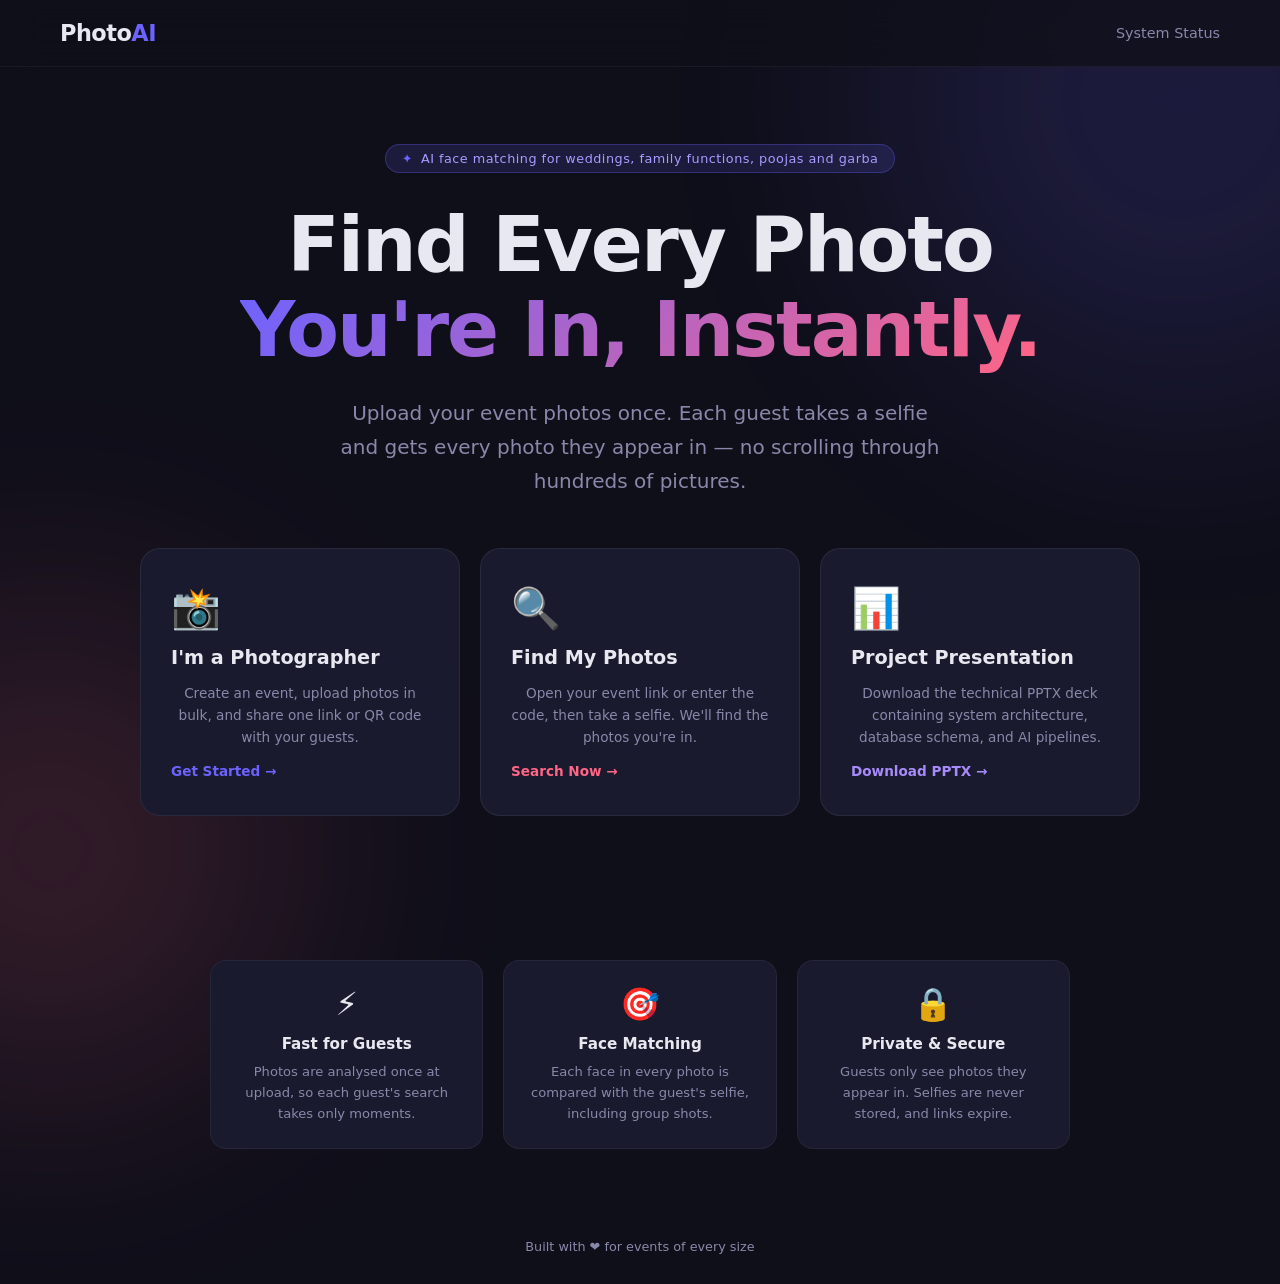
<file: static/index.html>
<!DOCTYPE html>
<html lang="en">

<head>
    <meta charset="UTF-8">
    <meta name="viewport" content="width=device-width, initial-scale=1.0">
    <title>AI Photo Sharing | Find Your Event Photos Instantly</title>
    <style>
        *,
        *::before,
        *::after {
            margin: 0;
            padding: 0;
            box-sizing: border-box;
        }

        :root {
            --primary: #6C63FF;
            --accent: #FF6584;
            --dark: #0F0F1A;
            --card: #1A1A2E;
            --text: #E8E8F0;
            --muted: #8888AA;
        }

        body {
            font-family: 'Inter', sans-serif;
            background: var(--dark);
            color: var(--text);
            min-height: 100vh;
            overflow-x: hidden;
        }

        /* ─── Background Orbs ─── */
        .bg-orb {
            position: fixed;
            border-radius: 50%;
            filter: blur(120px);
            opacity: 0.15;
            pointer-events: none;
            z-index: 0;
        }

        .orb-1 {
            width: 600px;
            height: 600px;
            background: var(--primary);
            top: -200px;
            right: -200px;
        }

        .orb-2 {
            width: 500px;
            height: 500px;
            background: var(--accent);
            bottom: -200px;
            left: -200px;
        }

        /* ─── Nav ─── */
        nav {
            position: fixed;
            top: 0;
            left: 0;
            right: 0;
            z-index: 100;
            padding: 20px 60px;
            display: flex;
            align-items: center;
            justify-content: space-between;
            background: rgba(15, 15, 26, 0.8);
            backdrop-filter: blur(20px);
            border-bottom: 1px solid rgba(255, 255, 255, 0.05);
        }

        .logo {
            font-size: 1.4rem;
            font-weight: 700;
            letter-spacing: -0.5px;
        }

        .logo span {
            color: var(--primary);
        }

        nav a {
            color: var(--muted);
            text-decoration: none;
            font-size: 0.9rem;
            transition: color 0.2s;
        }

        nav a:hover {
            color: var(--text);
        }

        /* ─── Hero ─── */
        .hero {
            position: relative;
            z-index: 1;
            min-height: 100vh;
            display: flex;
            flex-direction: column;
            align-items: center;
            justify-content: center;
            text-align: center;
            padding: 120px 20px 60px;
        }

        .badge {
            display: inline-flex;
            align-items: center;
            gap: 8px;
            background: rgba(108, 99, 255, 0.15);
            border: 1px solid rgba(108, 99, 255, 0.3);
            border-radius: 100px;
            padding: 6px 16px;
            font-size: 0.8rem;
            color: #A89CFF;
            margin-bottom: 30px;
            letter-spacing: 0.5px;
        }

        .badge::before {
            content: '✦';
            color: var(--primary);
        }

        h1 {
            font-size: clamp(2.5rem, 6vw, 5rem);
            font-weight: 900;
            line-height: 1.1;
            letter-spacing: -2px;
            margin-bottom: 24px;
        }

        h1 .gradient {
            background: linear-gradient(135deg, var(--primary), var(--accent));
            -webkit-background-clip: text;
            -webkit-text-fill-color: transparent;
        }

        .subtitle {
            font-size: clamp(1rem, 2vw, 1.25rem);
            color: var(--muted);
            max-width: 600px;
            line-height: 1.7;
            margin-bottom: 50px;
        }

        /* ─── CTA Cards ─── */
        .cta-grid {
            display: grid;
            grid-template-columns: repeat(auto-fit, minmax(280px, 1fr));
            gap: 20px;
            max-width: 1000px;
            width: 100%;
        }

        .cta-card {
            background: var(--card);
            border: 1px solid rgba(255, 255, 255, 0.07);
            border-radius: 20px;
            padding: 36px 30px;
            text-decoration: none;
            color: var(--text);
            transition: transform 0.3s, border-color 0.3s, box-shadow 0.3s;
            display: flex;
            flex-direction: column;
            align-items: flex-start;
            gap: 14px;
            cursor: pointer;
            position: relative;
            overflow: hidden;
        }

        .cta-card::after {
            content: '';
            position: absolute;
            inset: 0;
            background: linear-gradient(135deg, transparent, rgba(108, 99, 255, 0.05));
            opacity: 0;
            transition: opacity 0.3s;
        }

        .cta-card:hover {
            transform: translateY(-6px);
            border-color: var(--primary);
            box-shadow: 0 20px 60px rgba(108, 99, 255, 0.2);
        }

        .cta-card:hover::after {
            opacity: 1;
        }

        .cta-card.accent:hover {
            border-color: var(--accent);
            box-shadow: 0 20px 60px rgba(255, 101, 132, 0.2);
        }

        .cta-card.presentation:hover {
            border-color: #A78BFA;
            box-shadow: 0 20px 60px rgba(167, 139, 250, 0.2);
        }

        .card-icon {
            font-size: 2.5rem;
        }

        .card-title {
            font-size: 1.2rem;
            font-weight: 700;
        }

        .card-desc {
            font-size: 0.85rem;
            color: var(--muted);
            line-height: 1.6;
        }

        .card-arrow {
            margin-top: auto;
            display: flex;
            align-items: center;
            gap: 6px;
            font-size: 0.85rem;
            font-weight: 600;
            color: var(--primary);
        }

        .cta-card.accent .card-arrow {
            color: var(--accent);
        }

        .cta-card.presentation .card-arrow {
            color: #A78BFA;
        }

        /* ─── Features ─── */
        .features {
            position: relative;
            z-index: 1;
            display: grid;
            grid-template-columns: repeat(3, 1fr);
            gap: 20px;
            max-width: 900px;
            margin: 60px auto;
            padding: 0 20px;
        }

        @media (max-width: 700px) {
            .features {
                grid-template-columns: 1fr;
            }
        }

        .feature {
            background: var(--card);
            border: 1px solid rgba(255, 255, 255, 0.05);
            border-radius: 16px;
            padding: 24px;
            text-align: center;
        }

        .feature-icon {
            font-size: 2rem;
            margin-bottom: 12px;
        }

        .feature-title {
            font-size: 0.95rem;
            font-weight: 600;
            margin-bottom: 8px;
        }

        .feature-text {
            font-size: 0.82rem;
            color: var(--muted);
            line-height: 1.6;
        }

        footer {
            text-align: center;
            color: var(--muted);
            font-size: 0.8rem;
            padding: 30px;
            position: relative;
            z-index: 1;
        }
    </style>
    <link rel="stylesheet" href="/static/css/shared.css">
</head>


<body>
    <div class="bg-orb orb-1"></div>
    <div class="bg-orb orb-2"></div>

    <nav>
        <div class="logo">Photo<span>AI</span></div>
        <a href="/api/health">System Status</a>
    </nav>

    <section class="hero">
        <div class="badge">AI face matching for weddings, family functions, poojas and garba</div>

        <h1>
            Find Every Photo <br>
            <span class="gradient">You're In, Instantly.</span>
        </h1>

        <p class="subtitle">
            Upload your event photos once. Each guest takes a selfie and gets every photo they appear in — no scrolling
            through hundreds of pictures.
        </p>

        <div class="cta-grid">
            <a href="/photographer" class="cta-card">
                <div class="card-icon">📸</div>
                <div class="card-title">I'm a Photographer</div>
                <div class="card-desc">Create an event, upload photos in bulk, and share one link or QR code with your guests.</div>
                <div class="card-arrow">Get Started →</div>
            </a>

            <a href="/user" class="cta-card accent">
                <div class="card-icon">🔍</div>
                <div class="card-title">Find My Photos</div>
                <div class="card-desc">Open your event link or enter the code, then take a selfie. We'll find the photos you're in.</div>
                <div class="card-arrow">Search Now →</div>
            </a>

            <a href="/api/download-presentation" class="cta-card presentation" download>
                <div class="card-icon">📊</div>
                <div class="card-title">Project Presentation</div>
                <div class="card-desc">Download the technical PPTX deck containing system architecture, database schema, and AI pipelines.</div>
                <div class="card-arrow">Download PPTX →</div>
            </a>
        </div>
    </section>

    <section class="features">
        <div class="feature">
            <div class="feature-icon">⚡</div>
            <div class="feature-title">Fast for Guests</div>
            <div class="feature-text">Photos are analysed once at upload, so each guest's search takes only moments.</div>
        </div>
        <div class="feature">
            <div class="feature-icon">🎯</div>
            <div class="feature-title">Face Matching</div>
            <div class="feature-text">Each face in every photo is compared with the guest's selfie, including group shots.</div>
        </div>
        <div class="feature">
            <div class="feature-icon">🔒</div>
            <div class="feature-title">Private & Secure</div>
            <div class="feature-text">Guests only see photos they appear in. Selfies are never stored, and links expire.</div>
        </div>
    </section>

    <footer>Built with ❤️ for events of every size</footer>
</body>

</html>
</file>
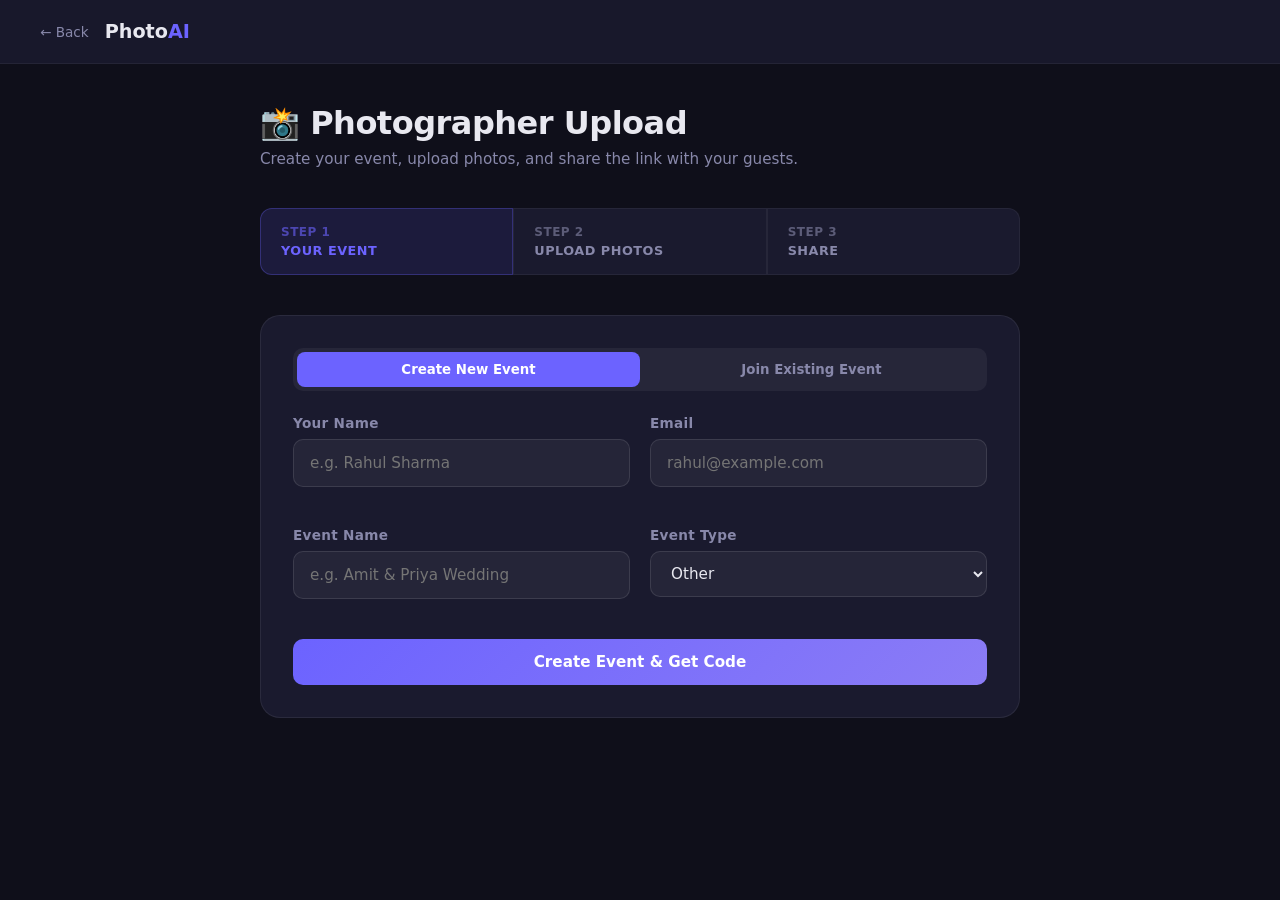
<file: static/photographer/index.html>
<!DOCTYPE html>
<html lang="en">

<head>
    <meta charset="UTF-8">
    <meta name="viewport" content="width=device-width, initial-scale=1.0">
    <title>Photographer Upload | PhotoAI</title>
    <style>
        *,
        *::before,
        *::after {
            margin: 0;
            padding: 0;
            box-sizing: border-box;
        }

        :root {
            --primary: #6C63FF;
            --accent: #FF6584;
            --dark: #0F0F1A;
            --card: #1A1A2E;
            --text: #E8E8F0;
            --muted: #8888AA;
            --success: #4CAF50;
        }

        body {
            font-family: 'Inter', sans-serif;
            background: var(--dark);
            color: var(--text);
            min-height: 100vh;
        }

        nav {
            padding: 20px 40px;
            display: flex;
            align-items: center;
            gap: 16px;
            background: rgba(26, 26, 46, 0.9);
            backdrop-filter: blur(20px);
            border-bottom: 1px solid rgba(255, 255, 255, 0.05);
        }

        .back {
            color: var(--muted);
            text-decoration: none;
            font-size: 0.85rem;
        }

        .back:hover {
            color: var(--text);
        }

        .logo {
            font-size: 1.2rem;
            font-weight: 700;
        }

        .logo span {
            color: var(--primary);
        }

        .main {
            max-width: 800px;
            margin: 0 auto;
            padding: 40px 20px 80px;
        }

        h1 {
            font-size: 2rem;
            font-weight: 800;
            letter-spacing: -0.5px;
            margin-bottom: 8px;
        }

        .subtitle {
            color: var(--muted);
            margin-bottom: 40px;
            font-size: 0.95rem;
        }

        /* Step indicator */
        .steps {
            display: flex;
            gap: 0;
            margin-bottom: 40px;
        }

        .step {
            flex: 1;
            padding: 16px 20px;
            font-size: 0.8rem;
            font-weight: 600;
            letter-spacing: 0.5px;
            text-transform: uppercase;
            background: var(--card);
            border: 1px solid rgba(255, 255, 255, 0.05);
            color: var(--muted);
            position: relative;
        }

        .step:first-child {
            border-radius: 12px 0 0 12px;
        }

        .step:last-child {
            border-radius: 0 12px 12px 0;
        }

        .step.active {
            background: rgba(108, 99, 255, 0.15);
            color: var(--primary);
            border-color: rgba(108, 99, 255, 0.3);
        }

        .step.done {
            background: rgba(76, 175, 80, 0.12);
            color: var(--success);
            border-color: rgba(76, 175, 80, 0.25);
        }

        .step-num {
            font-size: 0.75rem;
            opacity: 0.6;
            display: block;
            margin-bottom: 4px;
        }

        /* Panels */
        .panel {
            display: none;
            animation: fadeUp 0.4s ease;
        }

        .panel.active {
            display: block;
        }

        @keyframes fadeUp {
            from {
                opacity: 0;
                transform: translateY(20px);
            }

            to {
                opacity: 1;
                transform: translateY(0);
            }
        }

        .card {
            background: var(--card);
            border: 1px solid rgba(255, 255, 255, 0.07);
            border-radius: 20px;
            padding: 32px;
            margin-bottom: 20px;
        }

        label {
            display: block;
            font-size: 0.85rem;
            font-weight: 600;
            color: var(--muted);
            margin-bottom: 8px;
            letter-spacing: 0.3px;
        }

        input[type=text],
        input[type=email] {
            width: 100%;
            padding: 14px 16px;
            background: rgba(255, 255, 255, 0.05);
            border: 1px solid rgba(255, 255, 255, 0.1);
            border-radius: 10px;
            color: var(--text);
            font-family: inherit;
            font-size: 0.95rem;
            outline: none;
            transition: border-color 0.2s;
        }

        input:focus {
            border-color: var(--primary);
        }

        .form-grid {
            display: grid;
            grid-template-columns: 1fr 1fr;
            gap: 20px;
            margin-bottom: 20px;
        }

        @media(max-width:540px) {
            .form-grid {
                grid-template-columns: 1fr;
            }
        }

        .form-group {
            margin-bottom: 20px;
        }

        .btn-primary {
            background: linear-gradient(135deg, var(--primary), #8B7CF6);
            color: #fff;
            padding: 14px 32px;
            border: none;
            border-radius: 10px;
            font-family: inherit;
            font-size: 0.95rem;
            font-weight: 600;
            cursor: pointer;
            transition: transform 0.2s, box-shadow 0.2s;
            width: 100%;
        }

        .btn-primary:hover {
            transform: translateY(-2px);
            box-shadow: 0 8px 24px rgba(108, 99, 255, 0.35);
        }

        .btn-primary:disabled {
            opacity: 0.5;
            cursor: not-allowed;
            transform: none;
        }

        /* Drop Zone */
        .drop-zone {
            border: 2px dashed rgba(108, 99, 255, 0.4);
            border-radius: 16px;
            padding: 60px 40px;
            text-align: center;
            cursor: pointer;
            transition: all 0.3s;
            position: relative;
        }

        .drop-zone:hover,
        .drop-zone.dragover {
            border-color: var(--primary);
            background: rgba(108, 99, 255, 0.05);
        }

        .drop-icon {
            font-size: 3rem;
            margin-bottom: 16px;
        }

        .drop-title {
            font-size: 1.1rem;
            font-weight: 600;
            margin-bottom: 8px;
        }

        .drop-sub {
            font-size: 0.85rem;
            color: var(--muted);
        }

        #fileInput {
            display: none;
        }

        .file-count {
            margin-top: 16px;
            color: var(--primary);
            font-weight: 600;
        }

        /* Progress */
        .progress-bar-outer {
            background: rgba(255, 255, 255, 0.08);
            border-radius: 100px;
            height: 8px;
            overflow: hidden;
            margin: 12px 0;
        }

        .progress-bar-inner {
            height: 100%;
            border-radius: 100px;
            background: linear-gradient(90deg, var(--primary), #A89CFF);
            transition: width 0.5s;
            width: 0%;
        }

        .progress-label {
            font-size: 0.85rem;
            color: var(--muted);
        }

        /* Code display */
        .code-box {
            background: rgba(108, 99, 255, 0.1);
            border: 2px solid rgba(108, 99, 255, 0.3);
            border-radius: 16px;
            padding: 32px;
            text-align: center;
            margin-bottom: 20px;
        }

        .code-label {
            font-size: 0.8rem;
            color: var(--muted);
            letter-spacing: 1px;
            text-transform: uppercase;
            margin-bottom: 12px;
        }

        .code-value {
            font-size: 2.4rem;
            font-weight: 900;
            color: var(--primary);
            font-family: monospace;
            letter-spacing: 4px;
            margin-bottom: 20px;
        }

        .copy-btn {
            background: rgba(108, 99, 255, 0.2);
            border: 1px solid rgba(108, 99, 255, 0.4);
            color: var(--primary);
            padding: 10px 24px;
            border-radius: 8px;
            cursor: pointer;
            font-family: inherit;
            font-weight: 600;
            font-size: 0.9rem;
            transition: all 0.2s;
        }

        .copy-btn:hover {
            background: var(--primary);
            color: #fff;
        }

        /* Stats */
        .stats-grid {
            display: grid;
            grid-template-columns: repeat(3, 1fr);
            gap: 16px;
        }

        @media(max-width:480px) {
            .stats-grid {
                grid-template-columns: 1fr 1fr;
            }
        }

        .stat {
            background: rgba(255, 255, 255, 0.04);
            border-radius: 12px;
            padding: 20px;
            text-align: center;
        }

        .stat-val {
            font-size: 2rem;
            font-weight: 800;
            color: var(--primary);
        }

        .stat-lbl {
            font-size: 0.75rem;
            color: var(--muted);
            margin-top: 4px;
            text-transform: uppercase;
            letter-spacing: 0.5px;
        }

        .alert {
            padding: 14px 18px;
            border-radius: 10px;
            font-size: 0.9rem;
            margin-bottom: 16px;
        }

        .alert-error {
            background: rgba(255, 101, 132, 0.12);
            border: 1px solid rgba(255, 101, 132, 0.3);
            color: #FF9CAE;
        }

        .alert-success {
            background: rgba(76, 175, 80, 0.12);
            border: 1px solid rgba(76, 175, 80, 0.25);
            color: #88E088;
        }
    </style>
    <link rel="stylesheet" href="/static/css/shared.css">
</head>

<body>
    <nav>
        <a href="/" class="back">← Back</a>
        <div class="logo">Photo<span>AI</span></div>
    </nav>

    <div class="main">
        <h1>📸 Photographer Upload</h1>
        <p class="subtitle">Create your event, upload photos, and share the link with your guests.</p>

        <div class="steps">
            <div class="step active" id="step1"><span class="step-num">Step 1</span>Your Event</div>
            <div class="step" id="step2"><span class="step-num">Step 2</span>Upload Photos</div>
            <div class="step" id="step3"><span class="step-num">Step 3</span>Share</div>
        </div>

        <!-- Panel 1: Create or join -->
        <div class="panel active" id="panel1">
            <div class="card">
                <div id="resumeBox" class="hidden" style="margin-bottom: 24px;">
                    <div class="hint">You were working on</div>
                    <div class="section-title" id="resumeName"></div>
                    <div id="resumeError" class="alert alert-error hidden"></div>
                    <div class="button-row">
                        <button class="btn-secondary" id="resumeBtn">Continue this event</button>
                        <button class="btn-secondary" id="forgetBtn">Forget it on this device</button>
                    </div>
                </div>

                <div class="tabs">
                    <button class="tab active" id="tabRegister">Create New Event</button>
                    <button class="tab" id="tabJoin">Join Existing Event</button>
                </div>

                <div id="registerForm">
                    <div class="form-grid">
                        <div class="form-group">
                            <label for="pName">Your Name</label>
                            <input type="text" id="pName" maxlength="120" placeholder="e.g. Rahul Sharma">
                        </div>
                        <div class="form-group">
                            <label for="pEmail">Email</label>
                            <input type="email" id="pEmail" maxlength="120" placeholder="rahul@example.com">
                        </div>
                    </div>
                    <div class="form-grid">
                        <div class="form-group">
                            <label for="pEventName">Event Name</label>
                            <input type="text" id="pEventName" maxlength="120" placeholder="e.g. Amit &amp; Priya Wedding">
                        </div>
                        <div class="form-group">
                            <label for="pEventType">Event Type</label>
                            <select id="pEventType">
                                <option value="wedding">Wedding</option>
                                <option value="family">Family function / Birthday</option>
                                <option value="pooja">Pooja / Katha / Havan</option>
                                <option value="garba">Garba / Navratri</option>
                                <option value="other" selected>Other</option>
                            </select>
                        </div>
                    </div>
                    <div id="regError" class="alert alert-error hidden"></div>
                    <button class="btn-primary" id="regBtn">Create Event &amp; Get Code</button>
                </div>

                <div id="joinForm" class="hidden">
                    <div class="form-group">
                        <label for="joinCode">Event Code</label>
                        <input type="text" id="joinCode" placeholder="e.g. EVT-ABCDEFGHJK" autocomplete="off"
                            style="text-transform: uppercase;">
                    </div>
                    <div class="form-group">
                        <label for="joinKey">Upload Key (from the event host)</label>
                        <input type="password" id="joinKey" placeholder="hk_… or ck_…" autocomplete="off">
                        <div class="hint" style="margin-top: 6px;">The code that guests use is not enough to upload.
                            Ask the host for the upload link or key.</div>
                    </div>
                    <div id="joinError" class="alert alert-error hidden"></div>
                    <button class="btn-primary" id="joinBtn">Join &amp; Start Uploading</button>
                </div>
            </div>
        </div>

        <!-- Panel 2: Upload -->
        <div class="panel" id="panel2">
            <div class="card hidden" id="keysCard">
                <div class="notice">⚠️ Save these two now. They are shown only once and cannot be recovered later.</div>

                <div class="section-title">Your host key</div>
                <div class="hint">Full control of this event: upload, statistics and delete. Keep it private.</div>
                <div class="secret-row">
                    <div class="secret-value" id="hostKeyValue"></div>
                    <button class="btn-secondary" id="copyHostKey">Copy</button>
                </div>

                <div class="section-title">Upload link for helpers</div>
                <div class="hint">Anyone with this link can add photos to the event, and nothing else.
                    Send it only to people who should upload.</div>
                <div class="secret-row">
                    <div class="secret-value" id="contributorLinkValue"></div>
                    <button class="btn-secondary" id="copyContributorLink">Copy</button>
                </div>
            </div>

            <div class="card">
                <div class="drop-zone" id="dropZone">
                    <div class="drop-icon">📁</div>
                    <div class="drop-title">Drop photos here or tap to browse</div>
                    <div class="drop-sub">JPG, PNG, WEBP · Up to 120 photos at a time · You can upload again for more</div>
                    <input type="file" id="fileInput" multiple accept="image/*">
                    <div class="file-count hidden" id="fileCount"></div>
                </div>

                <div id="progressSection" class="hidden" style="margin-top:20px;">
                    <div class="progress-label" id="progressLabel">Processing photos...</div>
                    <div class="progress-bar-outer">
                        <div class="progress-bar-inner" id="progressBar"></div>
                    </div>
                    <div class="progress-label" id="progressSub" style="margin-top:4px;"></div>
                </div>

                <div id="uploadSummary" class="summary-list hidden"></div>
                <div id="uploadError" class="alert alert-error hidden" style="margin-top:16px;"></div>
                <button class="btn-primary" id="uploadBtn" style="margin-top:20px;" disabled>
                    Start Processing Photos
                </button>
                <div class="button-row">
                    <button class="btn-secondary hidden" id="toShareBtn">Share with guests →</button>
                </div>
            </div>
        </div>

        <!-- Panel 3: Share -->
        <div class="panel" id="panel3">
            <div class="code-box">
                <div class="code-label">📌 Share this with your guests</div>
                <div class="code-value" id="codeDisplay">---</div>
                <div class="qr-box" id="qrBox"></div>
                <div class="hint">Guests scan the QR code or open the link, then take a selfie.</div>
                <div class="secret-row">
                    <div class="secret-value" id="guestLinkValue"></div>
                </div>
                <div class="button-row" style="justify-content: center;">
                    <button class="copy-btn" id="copyGuestLink">📋 Copy Link</button>
                    <a class="btn-secondary btn-whatsapp" id="whatsappShare" target="_blank"
                        rel="noopener noreferrer">Share on WhatsApp</a>
                </div>
            </div>

            <div class="card" id="statsCard">
                <h3 style="margin-bottom:20px; font-size:1rem; color:var(--muted);">Event Stats</h3>
                <div class="stats-grid">
                    <div class="stat">
                        <div class="stat-val" id="statPhotos">0</div>
                        <div class="stat-lbl">Total Photos</div>
                    </div>
                    <div class="stat">
                        <div class="stat-val" id="statFaces">0</div>
                        <div class="stat-lbl">With Faces</div>
                    </div>
                    <div class="stat">
                        <div class="stat-val" id="statCommon">0</div>
                        <div class="stat-lbl">For Everyone</div>
                    </div>
                    <div class="stat">
                        <div class="stat-val" id="statGuests">0</div>
                        <div class="stat-lbl">Guests</div>
                    </div>
                    <div class="stat">
                        <div class="stat-val" id="statDownloads">0</div>
                        <div class="stat-lbl">Downloads</div>
                    </div>
                </div>
            </div>

            <div class="card">
                <div class="button-row" style="margin-top: 0;">
                    <button class="btn-secondary" id="uploadMoreBtn">Upload more photos</button>
                    <button class="btn-danger hidden" id="deleteEventBtn">Delete this event</button>
                </div>
                <div id="deleteError" class="alert alert-error hidden" style="margin-top:16px;"></div>
            </div>
        </div>
    </div>

    <script src="/static/vendor/browser-image-compression.js" defer></script>
    <script src="/static/vendor/qrcode.js" defer></script>
    <script src="/static/js/common.js" defer></script>
    <script src="/static/js/photographer.js" defer></script>
</body>

</html>
</file>
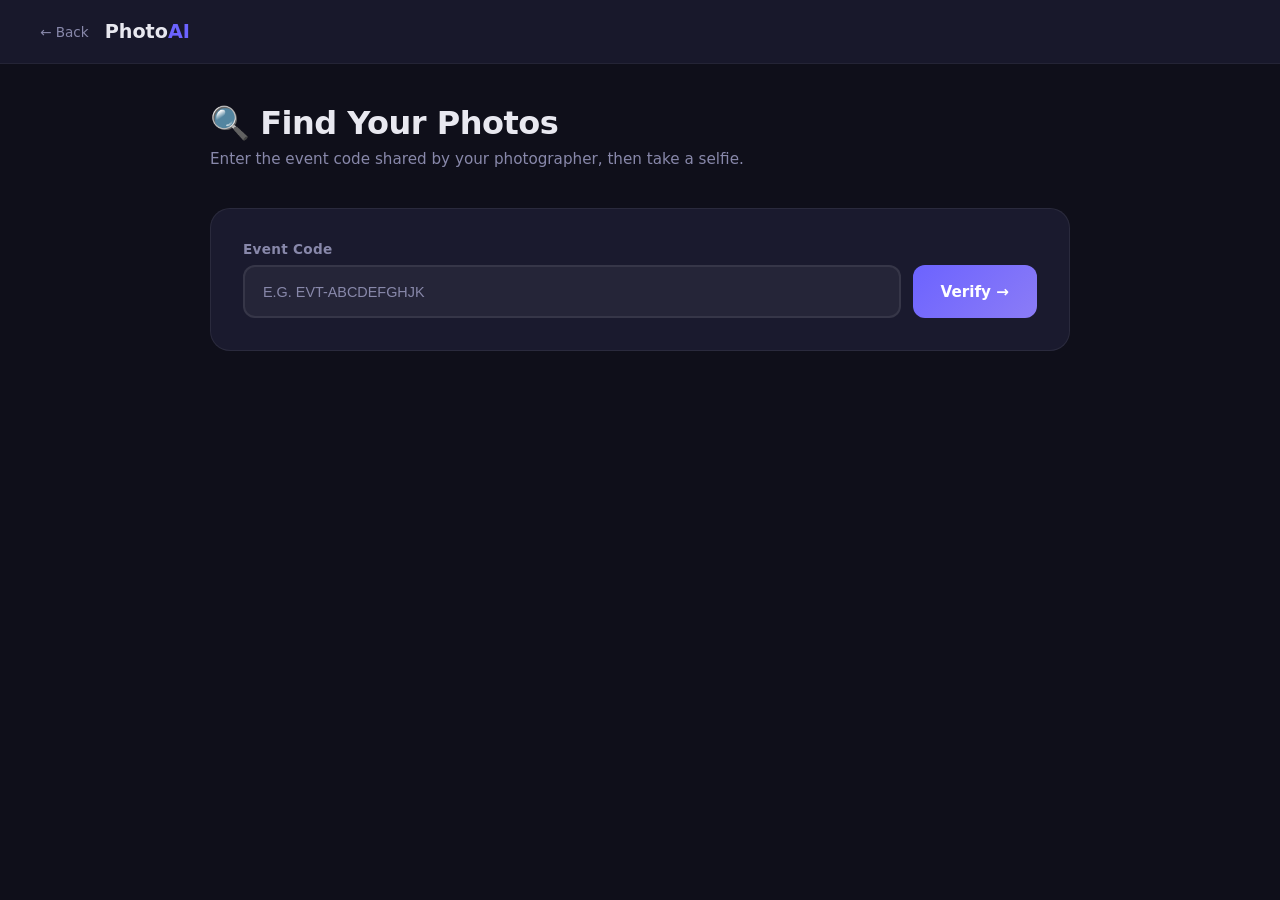
<file: static/user/index.html>
<!DOCTYPE html>
<html lang="en">

<head>
    <meta charset="UTF-8">
    <meta name="viewport" content="width=device-width, initial-scale=1.0">
    <title>Find My Photos | PhotoAI</title>
    <style>
        *,
        *::before,
        *::after {
            margin: 0;
            padding: 0;
            box-sizing: border-box;
        }

        :root {
            --primary: #6C63FF;
            --accent: #FF6584;
            --dark: #0F0F1A;
            --card: #1A1A2E;
            --text: #E8E8F0;
            --muted: #8888AA;
            --success: #4CAF50;
        }

        body {
            font-family: 'Inter', sans-serif;
            background: var(--dark);
            color: var(--text);
            min-height: 100vh;
        }

        nav {
            padding: 20px 40px;
            display: flex;
            align-items: center;
            gap: 16px;
            background: rgba(26, 26, 46, 0.9);
            backdrop-filter: blur(20px);
            border-bottom: 1px solid rgba(255, 255, 255, 0.05);
            position: sticky;
            top: 0;
            z-index: 50;
        }

        .back {
            color: var(--muted);
            text-decoration: none;
            font-size: 0.85rem;
        }

        .back:hover {
            color: var(--text);
        }

        .logo {
            font-size: 1.2rem;
            font-weight: 700;
        }

        .logo span {
            color: var(--primary);
        }

        .main {
            max-width: 900px;
            margin: 0 auto;
            padding: 40px 20px 80px;
        }

        h1 {
            font-size: 2rem;
            font-weight: 800;
            letter-spacing: -0.5px;
            margin-bottom: 8px;
        }

        .subtitle {
            color: var(--muted);
            margin-bottom: 40px;
            font-size: 0.95rem;
        }

        /* Step 1: Code */
        .card {
            background: var(--card);
            border: 1px solid rgba(255, 255, 255, 0.07);
            border-radius: 20px;
            padding: 32px;
            margin-bottom: 20px;
        }

        .code-row {
            display: flex;
            gap: 12px;
        }

        .code-input {
            flex: 1;
            padding: 14px 18px;
            background: rgba(255, 255, 255, 0.05);
            border: 2px solid rgba(255, 255, 255, 0.08);
            border-radius: 12px;
            color: var(--text);
            font-family: 'Inter', sans-serif;
            font-size: 1.1rem;
            font-weight: 600;
            letter-spacing: 2px;
            text-transform: uppercase;
            outline: none;
            transition: border-color 0.2s;
        }

        .code-input::placeholder {
            font-size: 0.9rem;
            letter-spacing: 0;
            font-weight: 400;
            color: var(--muted);
        }

        .code-input:focus {
            border-color: var(--primary);
        }

        .btn-primary {
            background: linear-gradient(135deg, var(--primary), #8B7CF6);
            color: #fff;
            padding: 14px 28px;
            border: none;
            border-radius: 12px;
            font-family: inherit;
            font-size: 0.95rem;
            font-weight: 600;
            cursor: pointer;
            transition: transform 0.2s, box-shadow 0.2s;
            white-space: nowrap;
        }

        .btn-primary:hover {
            transform: translateY(-2px);
            box-shadow: 0 8px 24px rgba(108, 99, 255, 0.35);
        }

        .btn-primary:disabled {
            opacity: 0.5;
            cursor: not-allowed;
            transform: none;
        }

        /* Event confirmed banner */
        .event-banner {
            display: none;
            background: rgba(108, 99, 255, 0.1);
            border: 1px solid rgba(108, 99, 255, 0.3);
            border-radius: 16px;
            padding: 20px 24px;
            margin-bottom: 24px;
            display: none;
            align-items: center;
            gap: 16px;
        }

        .event-banner.show {
            display: flex;
        }

        .event-icon {
            font-size: 2rem;
        }

        .event-name {
            font-weight: 700;
            font-size: 1.1rem;
        }

        .event-sub {
            color: var(--muted);
            font-size: 0.85rem;
            margin-top: 2px;
        }

        /* Selfie Upload */
        .selfie-section {
            display: none;
        }

        .selfie-section.show {
            display: block;
        }

        .selfie-drop {
            border: 2px dashed rgba(255, 101, 132, 0.4);
            border-radius: 16px;
            padding: 50px;
            text-align: center;
            cursor: pointer;
            transition: all 0.3s;
        }

        .selfie-drop:hover {
            border-color: var(--accent);
            background: rgba(255, 101, 132, 0.04);
        }

        .selfie-drop.has-preview {
            padding: 0;
            border-style: solid;
            overflow: hidden;
        }

        .selfie-preview {
            width: 100%;
            max-height: 300px;
            object-fit: cover;
            display: none;
        }

        .selfie-drop.has-preview .selfie-preview {
            display: block;
        }

        .selfie-drop.has-preview .selfie-placeholder {
            display: none;
        }

        #selfieInput {
            display: none;
        }

        .search-btn {
            margin-top: 20px;
            width: 100%;
            background: linear-gradient(135deg, var(--accent), #FF8FA0);
            color: #fff;
            padding: 16px;
            border: none;
            border-radius: 12px;
            font-family: inherit;
            font-size: 1rem;
            font-weight: 700;
            cursor: pointer;
            transition: transform 0.2s, box-shadow 0.2s;
        }

        .search-btn:hover {
            transform: translateY(-2px);
            box-shadow: 0 8px 24px rgba(255, 101, 132, 0.35);
        }

        .search-btn:disabled {
            opacity: 0.5;
            cursor: not-allowed;
            transform: none;
        }

        /* Loading */
        .loading-section {
            display: none;
            text-align: center;
            padding: 60px;
            animation: fadeUp 0.4s ease;
        }

        .loading-section.show {
            display: block;
        }

        @keyframes fadeUp {
            from {
                opacity: 0;
                transform: translateY(20px);
            }

            to {
                opacity: 1;
                transform: translateY(0);
            }
        }

        .spinner {
            width: 60px;
            height: 60px;
            border: 4px solid rgba(108, 99, 255, 0.2);
            border-top-color: var(--primary);
            border-radius: 50%;
            animation: spin 0.9s linear infinite;
            margin: 0 auto 20px;
        }

        @keyframes spin {
            to {
                transform: rotate(360deg);
            }
        }

        .loading-text {
            font-size: 1.1rem;
            font-weight: 600;
            margin-bottom: 8px;
        }

        .loading-sub {
            color: var(--muted);
            font-size: 0.9rem;
        }

        /* Results */
        .results-header {
            display: flex;
            align-items: center;
            justify-content: space-between;
            margin-bottom: 24px;
        }

        .results-count {
            font-size: 1.2rem;
            font-weight: 700;
        }

        .results-count span {
            color: var(--primary);
        }

        .reset-btn {
            background: rgba(255, 255, 255, 0.06);
            border: 1px solid rgba(255, 255, 255, 0.1);
            color: var(--muted);
            padding: 8px 18px;
            border-radius: 8px;
            cursor: pointer;
            font-family: inherit;
            font-size: 0.85rem;
            transition: all 0.2s;
        }

        .reset-btn:hover {
            background: rgba(255, 255, 255, 0.1);
            color: var(--text);
        }

        .gallery {
            display: grid;
            grid-template-columns: repeat(auto-fill, minmax(220px, 1fr));
            gap: 16px;
        }

        .photo-card {
            background: var(--card);
            border: 1px solid rgba(255, 255, 255, 0.07);
            border-radius: 16px;
            overflow: hidden;
            transition: transform 0.3s, box-shadow 0.3s;
        }

        .photo-card:hover {
            transform: translateY(-6px);
            box-shadow: 0 20px 40px rgba(0, 0, 0, 0.4);
        }

        .photo-thumb {
            width: 100%;
            height: 200px;
            object-fit: cover;
            cursor: pointer;
        }

        .photo-info {
            padding: 14px;
        }

        .match-score {
            display: inline-flex;
            align-items: center;
            gap: 4px;
            background: rgba(108, 99, 255, 0.15);
            color: #A89CFF;
            border-radius: 100px;
            padding: 4px 10px;
            font-size: 0.78rem;
            font-weight: 600;
            margin-bottom: 10px;
        }

        .dl-btn {
            display: block;
            width: 100%;
            padding: 10px;
            text-align: center;
            background: linear-gradient(135deg, var(--success), #66BB6A);
            color: #fff;
            text-decoration: none;
            border-radius: 8px;
            font-size: 0.88rem;
            font-weight: 600;
            transition: transform 0.2s;
        }

        .dl-btn:hover {
            transform: translateY(-1px);
        }

        .no-results {
            text-align: center;
            padding: 80px 20px;
        }

        .no-results-icon {
            font-size: 4rem;
            margin-bottom: 16px;
        }

        .no-results h3 {
            margin-bottom: 8px;
        }

        .no-results p {
            color: var(--muted);
        }

        /* Lightbox */
        .lightbox {
            display: none;
            position: fixed;
            inset: 0;
            background: rgba(0, 0, 0, 0.95);
            z-index: 1000;
            align-items: center;
            justify-content: center;
        }

        .lightbox.open {
            display: flex;
        }

        .lightbox img {
            max-width: 90vw;
            max-height: 90vh;
            border-radius: 12px;
        }

        .lb-close {
            position: fixed;
            top: 20px;
            right: 28px;
            font-size: 2rem;
            cursor: pointer;
            color: #fff;
            opacity: 0.7;
        }

        .lb-close:hover {
            opacity: 1;
        }

        .alert {
            padding: 14px 18px;
            border-radius: 10px;
            font-size: 0.9rem;
            margin-bottom: 16px;
        }

        .alert-error {
            background: rgba(255, 101, 132, 0.12);
            border: 1px solid rgba(255, 101, 132, 0.3);
            color: #FF9CAE;
        }
    </style>
    <link rel="stylesheet" href="/static/css/shared.css">
</head>

<body>
    <nav>
        <a href="/" class="back">← Back</a>
        <div class="logo">Photo<span>AI</span></div>
    </nav>

    <div class="main">
        <h1>🔍 Find Your Photos</h1>
        <p class="subtitle">Enter the event code shared by your photographer, then take a selfie.</p>

        <!-- Step 1: Code -->
        <div class="card">
            <label for="codeInput"
                style="font-size:0.85rem; font-weight:600; color:var(--muted); margin-bottom:8px; display:block; letter-spacing:0.3px;">Event
                Code</label>
            <div class="code-row">
                <input class="code-input" id="codeInput" placeholder="e.g. EVT-ABCDEFGHJK" autocomplete="off">
                <button class="btn-primary" id="verifyBtn">Verify →</button>
            </div>
            <div id="codeError" class="alert alert-error hidden" style="margin-top:16px;"></div>
        </div>

        <!-- Event Banner -->
        <div class="event-banner" id="eventBanner">
            <div class="event-icon">🎉</div>
            <div>
                <div class="event-name" id="eventName">—</div>
                <div class="event-sub" id="eventPhotog">—</div>
            </div>
        </div>

        <!-- Step 2: Selfie -->
        <div class="selfie-section" id="selfieSection">
            <div class="card" style="padding:0;">
                <div class="selfie-drop" id="selfieDropZone">
                    <div class="selfie-placeholder">
                        <div style="font-size:3rem; margin-bottom:16px;">📸</div>
                        <div style="font-size:1.1rem; font-weight:600; margin-bottom:8px;">Take a selfie</div>
                        <div style="font-size:0.85rem; color:var(--muted);">Face the camera in good light, without
                            sunglasses or a mask</div>
                    </div>
                    <img class="selfie-preview" id="selfiePreview" alt="Your selfie">
                </div>
                <input type="file" id="selfieCameraInput" accept="image/*" capture="user" class="hidden">
                <input type="file" id="selfieFileInput" accept="image/*" class="hidden">
            </div>
            <div class="button-row" style="justify-content: center;">
                <button class="btn-secondary" id="takeSelfieBtn">📷 Take a selfie</button>
                <button class="btn-secondary" id="chooseSelfieBtn">🖼 Choose a photo</button>
            </div>

            <label class="consent">
                <input type="checkbox" id="consentCheck">
                <span>I agree that my selfie is used to find photos of my face in this event.
                    The selfie itself is deleted right after the search and is never stored.
                    <br><span class="hint">मैं सहमत हूँ कि मेरी सेल्फी सिर्फ़ इस इवेंट में मेरी फ़ोटो ढूँढने के लिए
                        इस्तेमाल होगी। सेल्फी सेव नहीं की जाती।</span></span>
            </label>

            <div id="selfieError" class="alert alert-error hidden"></div>
            <button class="search-btn" id="searchBtn" disabled>🔍 Find My Photos</button>
        </div>

        <!-- Loading -->
        <div class="loading-section" id="loadingSection">
            <div class="spinner"></div>
            <div class="loading-text">AI is scanning photos...</div>
            <div class="loading-sub" id="loadingSub"></div>
        </div>

        <!-- Results -->
        <div id="resultsSection" class="hidden">
            <div class="results-header">
                <div class="results-count">Found <span id="matchCount">0</span> photos of you</div>
                <button class="reset-btn" id="resetBtn">← Search Again</button>
            </div>
            <div class="gallery" id="gallery"></div>
            <div id="noResults" class="no-results hidden">
                <div class="no-results-icon">😕</div>
                <h3>No matching photos found</h3>
                <p>Try a clearer selfie in good light, or ask the photographer whether all photos have been uploaded.
                </p>
            </div>

            <div id="commonSection" class="hidden">
                <div class="results-section-title" id="commonTitle">Photos for everyone</div>
                <div class="hint" style="margin-bottom: 12px;">Decor, rituals and venue photos shared with all guests.</div>
                <div class="gallery" id="commonGallery"></div>
                <div class="button-row" style="justify-content: center;">
                    <button class="btn-secondary hidden" id="commonMoreBtn">Show more</button>
                </div>
            </div>

            <div class="footer-actions">
                <div class="hint" style="margin-bottom: 10px;">Your links work for 7 days. You can remove your search
                    and its history at any time.</div>
                <button class="btn-danger" id="deleteDataBtn">Delete my data</button>
            </div>
        </div>
    </div>

    <!-- Lightbox -->
    <div class="lightbox" id="lightbox">
        <span class="lb-close">✕</span>
        <img id="lbImg" alt="Full photo">
    </div>

    <script src="/static/vendor/browser-image-compression.js" defer></script>
    <script src="/static/js/common.js" defer></script>
    <script src="/static/js/user.js" defer></script>
</body>

</html>
</file>
<file: static/css/shared.css>
/* Shared by all pages. Loaded after each page's own <style>, so these rules win. */

/* System fonts: nothing to download on a slow venue network, and no third-party request. */
body {
    font-family: Inter, system-ui, -apple-system, 'Segoe UI', Roboto, 'Noto Sans', sans-serif;
}

.hidden {
    display: none !important;
}

select,
input[type=password] {
    width: 100%;
    padding: 12px 16px;
    background: rgba(255, 255, 255, 0.05);
    border: 1px solid rgba(255, 255, 255, 0.1);
    border-radius: 10px;
    color: var(--text);
    font-family: inherit;
    font-size: 0.95rem;
    outline: none;
}

select option {
    background: var(--card);
    color: var(--text);
}

.tabs {
    display: flex;
    margin-bottom: 24px;
    background: rgba(255, 255, 255, 0.05);
    border-radius: 10px;
    padding: 4px;
}

.tab {
    flex: 1;
    padding: 10px;
    border: none;
    border-radius: 8px;
    background: transparent;
    color: var(--muted);
    cursor: pointer;
    font-weight: 600;
    font-family: inherit;
    transition: all 0.2s;
}

.tab.active {
    background: var(--primary);
    color: white;
}

.btn-secondary,
.btn-danger {
    display: inline-block;
    padding: 10px 18px;
    border-radius: 10px;
    border: 1px solid rgba(255, 255, 255, 0.15);
    background: rgba(255, 255, 255, 0.06);
    color: var(--text);
    font-family: inherit;
    font-size: 0.9rem;
    font-weight: 600;
    cursor: pointer;
    text-decoration: none;
}

.btn-secondary:hover {
    background: rgba(255, 255, 255, 0.12);
}

.btn-danger {
    border-color: rgba(255, 101, 132, 0.5);
    color: var(--accent);
}

.btn-danger:hover {
    background: rgba(255, 101, 132, 0.12);
}

.btn-whatsapp {
    background: #1faa59;
    border-color: #1faa59;
    color: white;
}

.button-row {
    display: flex;
    flex-wrap: wrap;
    gap: 10px;
    margin-top: 14px;
}

.section-title {
    font-size: 1rem;
    font-weight: 700;
    margin-bottom: 6px;
}

.hint {
    font-size: 0.82rem;
    color: var(--muted);
    line-height: 1.5;
}

.notice {
    padding: 12px 16px;
    border-radius: 10px;
    background: rgba(255, 193, 7, 0.1);
    border: 1px solid rgba(255, 193, 7, 0.35);
    color: #ffd666;
    font-size: 0.85rem;
    line-height: 1.5;
    margin-bottom: 16px;
}

.secret-row {
    display: flex;
    gap: 8px;
    align-items: center;
    margin: 8px 0 16px;
}

.secret-value {
    flex: 1;
    min-width: 0;
    padding: 10px 12px;
    border-radius: 8px;
    background: rgba(0, 0, 0, 0.35);
    border: 1px solid rgba(255, 255, 255, 0.08);
    font-family: ui-monospace, 'Cascadia Mono', Consolas, monospace;
    font-size: 0.8rem;
    overflow-wrap: anywhere;
    user-select: all;
}

.qr-box {
    display: inline-block;
    padding: 12px;
    background: white;
    border-radius: 12px;
    margin: 16px auto 4px;
    line-height: 0;
}

.qr-box img,
.qr-box svg {
    width: 200px;
    height: 200px;
}

.summary-list {
    margin-top: 14px;
    font-size: 0.88rem;
    line-height: 1.7;
}

.failed-list {
    margin-top: 8px;
    max-height: 180px;
    overflow-y: auto;
    padding: 10px 14px;
    border-radius: 8px;
    background: rgba(255, 101, 132, 0.08);
    border: 1px solid rgba(255, 101, 132, 0.25);
    font-size: 0.8rem;
    line-height: 1.6;
}

.consent {
    display: flex;
    gap: 10px;
    align-items: flex-start;
    margin: 16px 0;
    padding: 14px 16px;
    border-radius: 12px;
    background: rgba(255, 255, 255, 0.04);
    border: 1px solid rgba(255, 255, 255, 0.08);
    font-size: 0.85rem;
    line-height: 1.5;
    text-align: left;
    cursor: pointer;
}

.consent input {
    width: 18px;
    height: 18px;
    margin-top: 2px;
    flex-shrink: 0;
    accent-color: var(--primary);
}

.results-section-title {
    margin: 32px 0 12px;
    font-size: 1.05rem;
    font-weight: 700;
}

.photo-thumb-missing {
    display: flex;
    align-items: center;
    justify-content: center;
    aspect-ratio: 1;
    background: rgba(255, 255, 255, 0.04);
    color: var(--muted);
    font-size: 0.8rem;
}

.footer-actions {
    margin-top: 32px;
    padding-top: 20px;
    border-top: 1px solid rgba(255, 255, 255, 0.06);
    text-align: center;
}
</file>
